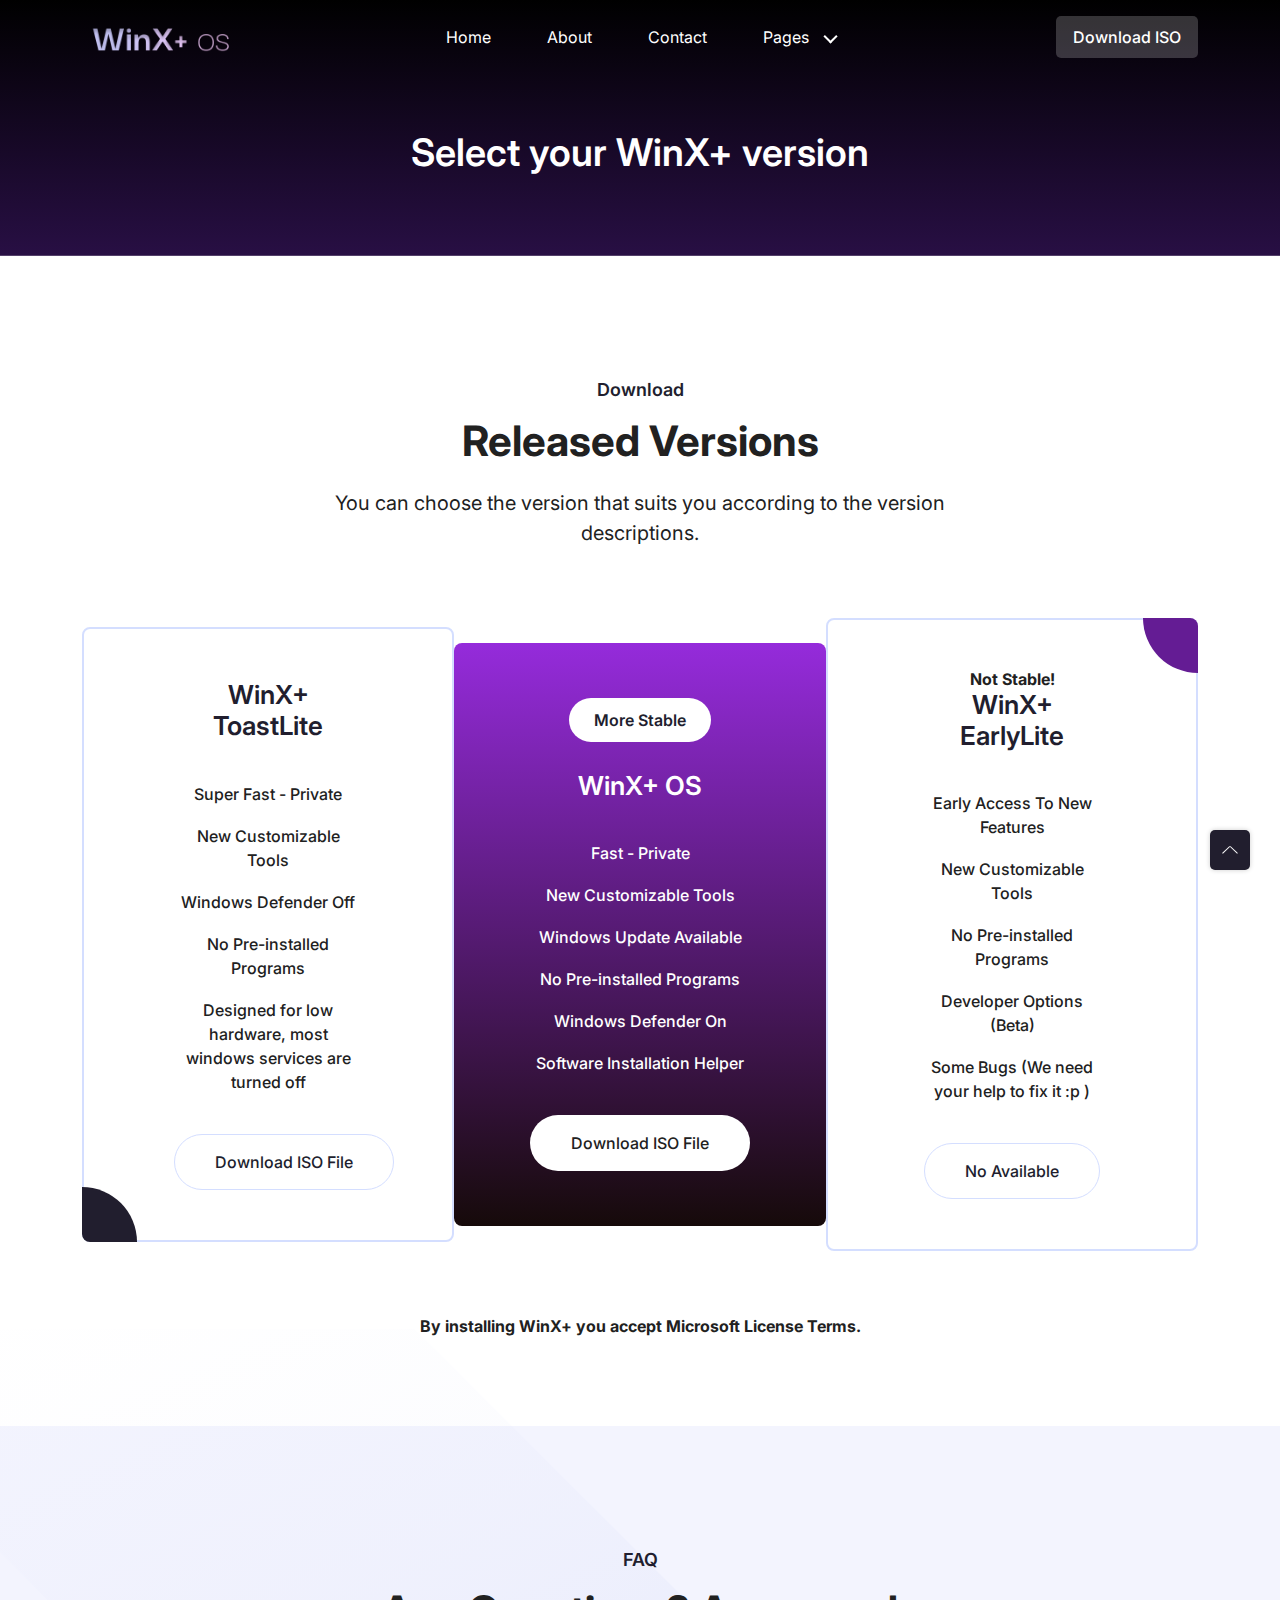
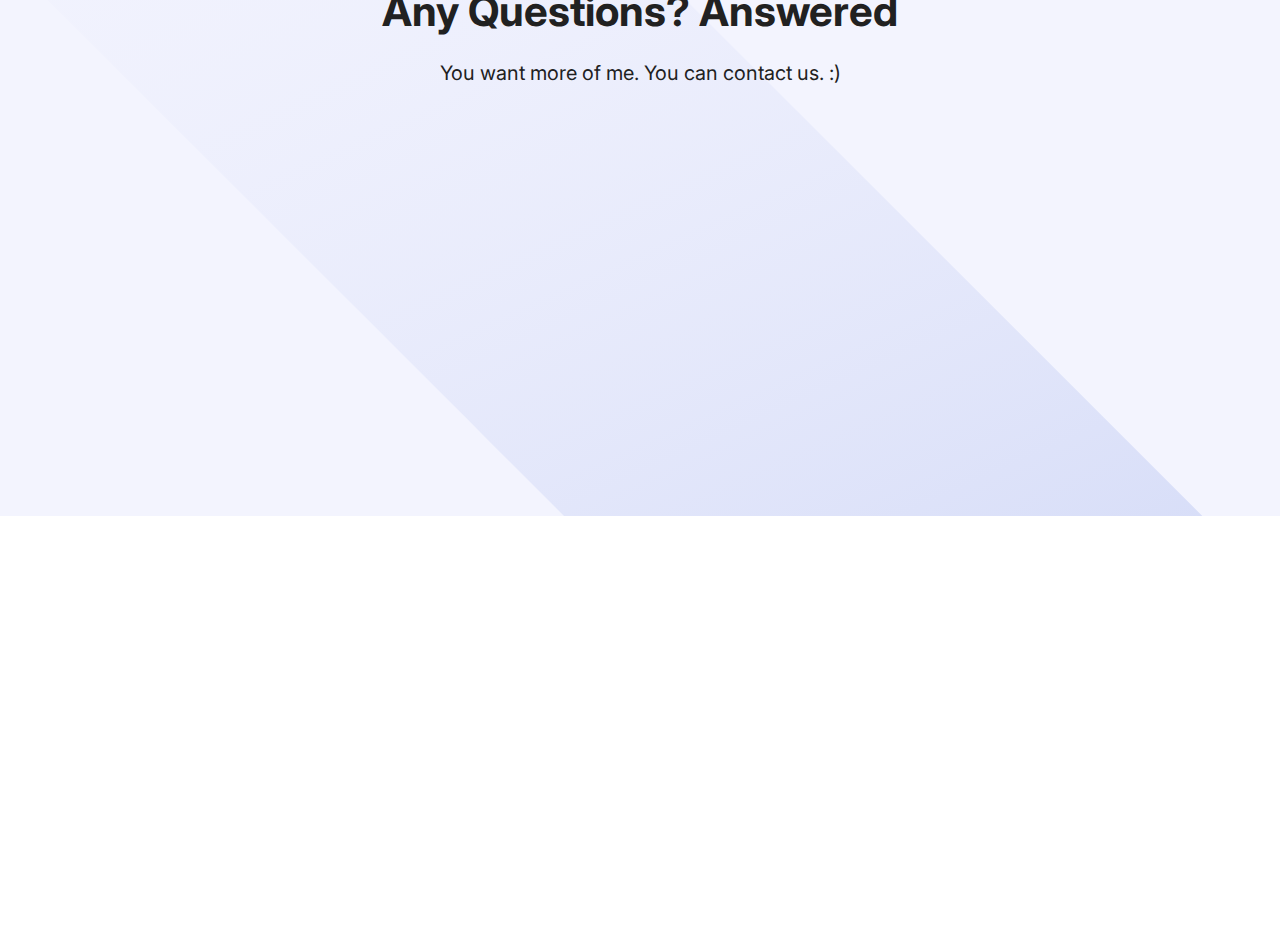
<file: download.html>
<!DOCTYPE html>
<html lang="en">
  <head>
    <meta charset="UTF-8" />
    <meta http-equiv="X-UA-Compatible" content="IE=edge" />
    <meta name="viewport" content="width=device-width, initial-scale=1.0" />
    <title>WinX+ OS | Download</title>

    <!--====== Favicon Icon ======-->
    <link
      rel="shortcut icon"
      href="assets/images/logo/logo-square.png"
      type="image/svg"
    />

    <!-- ===== All CSS files ===== -->
    <link rel="stylesheet" href="assets/css/bootstrap.min.css" />
    <link rel="stylesheet" href="assets/css/animate.css" />
    <link rel="stylesheet" href="assets/css/lineicons.css" />
    <link rel="stylesheet" href="assets/css/ud-styles.css" />
  </head>
  <body>
    <!-- ====== Header Start ====== -->
    <header class="ud-header">
      <div class="container">
        <div class="row">
          <div class="col-lg-12">
            <nav class="navbar navbar-expand-lg">
              <a class="navbar-brand" href="index.html">
                <img src="assets/images/logo/logo-4x.png" alt="Logo" />
              </a>
              <button class="navbar-toggler">
                <span class="toggler-icon"> </span>
                <span class="toggler-icon"> </span>
                <span class="toggler-icon"> </span>
              </button>

              <div class="navbar-collapse">
                <ul id="nav" class="navbar-nav mx-auto">
                  <li class="nav-item">
                    <a class="ud-menu-scroll" href="#home">Home</a>
                  </li>

                  <li class="nav-item">
                    <a class="ud-menu-scroll" href="#about">About</a>
                  </li>
                  
                  <li class="nav-item">
                    <a class="ud-menu-scroll" href="#contact">Contact</a>
                  </li>
                  
                  <li class="nav-item nav-item-has-children">
                    <a href="javascript:void(0)"> Pages </a>
                    <ul class="ud-submenu">
                      <li class="ud-submenu-item">
                        <a href="#" class="ud-submenu-link">
                          Home
                        </a>
                      </li>  
                      <li class="ud-submenu-item">
                        <a href="#" class="ud-submenu-link">
                          Update Notes
                        </a>
                      </li>
                      <li class="ud-submenu-item">
                        <a href="#contact" class="ud-submenu-link">Bugs Report</a>
                      </li>
                    </ul>
                  </li>    
                  <li class="nav-item"> 
                    <a class="ud-menu-scroll" >&nbsp;</a> 
                  </li>                    
                </ul>
              </div> 
              <div class="navbar-btn d-none d-sm-inline-block">
                <a class="ud-main-btn ud-white-btn" href="download.html">
                  Download ISO
                </a>
              </div>
        </div>
      </div>
    </header>
    <!-- ====== Header End ====== -->

    <!-- ====== Banner Start ====== -->
    <section class="ud-page-banner">
      <div class="container">
        <div class="row">
          <div class="col-lg-12">
            <div class="ud-banner-content">
              <h1>Select your WinX+ version</h1>
            </div>
          </div>
        </div>
      </div>
    </section>
    <!-- ====== Banner End ====== -->

    <!-- ====== Pricing Start ====== -->
    <section id="pricing" class="ud-pricing">
      <div class="container">
        <div class="row">
          <div class="col-lg-12">
            <div class="ud-section-title mx-auto text-center">
              <span>Download</span>
              <h2>Released Versions</h2>
              <p>
                You can choose the version that suits you according to the version descriptions.
              </p>
            </div>
          </div>
        </div>

        <div class="row g-0 align-items-center justify-content-center">
          <div class="col-lg-4 col-md-6 col-sm-10">
            <div
              class="ud-single-pricing first-item wow fadeInUp"
              data-wow-delay=".15s"
            >
              <div class="ud-pricing-header">
                <h4>WinX+ ToastLite</h4>
              </div>
              <div class="ud-pricing-body">
                <ul>
                  <li>Super Fast - Private</li>
                  <li>New Customizable Tools</li>
                  <li>Windows Defender Off</li>
                  <li>No Pre-installed Programs</li>
                  <li>Designed for low hardware, most windows services are turned off</li>
                </ul>
              </div>
              <div class="ud-pricing-footer">
                <a href="javascript:void(0)" class="ud-main-btn ud-border-btn">
                  Download ISO File
                </a>
              </div>
            </div>
          </div>
          <div class="col-lg-4 col-md-6 col-sm-10">
            <div
              class="ud-single-pricing active wow fadeInUp"
              data-wow-delay=".1s"
            >
              <span class="ud-popular-tag">More Stable</span>
              <div class="ud-pricing-header">
                <h3></h3>
                <h4>WinX+ OS</h4>
              </div>
              <div class="ud-pricing-body">
                <ul>
                  <li>Fast - Private</li>
                  <li>New Customizable Tools</li>
                  <li>Windows Update Available</li>
                  <li>No Pre-installed Programs</li>
                  <li>Windows Defender On</li>
                  <li>Software Installation Helper</li>
                </ul>
              </div>
              <div class="ud-pricing-footer">
                <a href="javascript:void(0)" class="ud-main-btn ud-white-btn">
                  Download ISO File
                </a>
              </div>
            </div>
          </div>
          <div class="col-lg-4 col-md-6 col-sm-10">
            <div
              class="ud-single-pricing last-item wow fadeInUp"
              data-wow-delay=".15s"
            >
              <div class="ud-pricing-header">
                <h6>Not Stable! </h6>
                <h4>WinX+ EarlyLite</h4>
              </div>
              <div class="ud-pricing-body">
                <ul>
                  <li>Early Access To New Features</li>
                  <li>New Customizable Tools</li>
                  <li>No Pre-installed Programs</li>
                  <li>Developer Options (Beta)</li>
                  <li>Some Bugs (We need your help to fix it :p )</li>
                </ul>
              </div>
              <div class="ud-pricing-footer">
                <a href="javascript:void(0)" class="ud-main-btn ud-border-btn">
                  No Available
                </a>
              </div>
            </div>
          </div>
        </div>
        <p>&nbsp;</p>
        <div style="text-align: center">
          <h6>By installing WinX+ you accept Microsoft License Terms.</h6>
         <div>
      </div>
    </section>
    <!-- ====== Pricing End ====== -->

    <!-- ====== FAQ Start ====== -->
    <section id="faq" class="ud-faq">
      <div class="shape">
        <img src="assets/images/faq/shape.svg" alt="shape" />
      </div>
      <div class="container">
        <div class="row">
          <div class="col-lg-12">
            <div class="ud-section-title text-center mx-auto">
              <span>FAQ</span>
              <h2>Any Questions? Answered</h2>
              <p>
                You want more of me. You can contact us. :)
              </p>
            </div>
          </div>
        </div>

        <div class="row">
          <div class="col-lg-6">
            <div class="ud-single-faq wow fadeInUp" data-wow-delay=".1s">
              <div class="accordion">
                <button
                  class="ud-faq-btn collapsed"
                  data-bs-toggle="collapse"
                  data-bs-target="#collapseOne"
                >
                  <span class="icon flex-shrink-0">
                    <i class="lni lni-chevron-down"></i>
                  </span>
                  <span>How to download WinX+ OS?</span>
                </button>
                <div id="collapseOne" class="accordion-collapse collapse">
                  <div class="ud-faq-body">
                    You can prepare a USB with Rufus or a similar program and perform the installation.
                  </div>
                </div>
              </div>
            </div>
            <div class="ud-single-faq wow fadeInUp" data-wow-delay=".15s">
              <div class="accordion">
                <button
                  class="ud-faq-btn collapsed"
                  data-bs-toggle="collapse"
                  data-bs-target="#collapseTwo"
                >
                  <span class="icon flex-shrink-0">
                    <i class="lni lni-chevron-down"></i>
                  </span>
                  <span>WinX+ OS is safe?</span>
                </button>
                <div id="collapseTwo" class="accordion-collapse collapse">
                  <div class="ud-faq-body">
                    All of the changes we make are open source. Your privacy is always at the forefront.
                  </div>
                </div>
              </div>
            </div>
          </div>
          <div class="col-lg-6">
            <div class="ud-single-faq wow fadeInUp" data-wow-delay=".1s">
              <div class="accordion">
                <button
                  class="ud-faq-btn collapsed"
                  data-bs-toggle="collapse"
                  data-bs-target="#collapseFour"
                >
                  <span class="icon flex-shrink-0">
                    <i class="lni lni-chevron-down"></i>
                  </span>
                  <span>How did you improve game performance?</span>
                </button>
                <div id="collapseFour" class="accordion-collapse collapse">
                  <div class="ud-faq-body">
                    We offer you a better gaming performance by turning off unnecessary services and software for games running in Windows.
                  </div>
                </div>
              </div>
            </div>
          </div>
        </div>
      </div>
    </section>
    <!-- ====== FAQ End ====== -->

    <!-- ====== Footer Start ====== -->
    <footer class="ud-footer wow fadeInUp" data-wow-delay=".15s">
      <div class="shape shape-1">
        <img src="assets/images/footer/shape-1.svg" alt="shape" />
      </div>
      <div class="shape shape-2">
        <img src="assets/images/footer/shape-2.svg" alt="shape" />
      </div>
      <div class="shape shape-3">
        <img src="assets/images/footer/shape-3.svg" alt="shape" />
      </div>
      <div class="ud-footer-widgets">
        <div class="container">
          <div class="row">
            <div class="col-xl-3 col-lg-4 col-md-6">
              <div class="ud-widget">
                <a href="index.html" class="ud-footer-logo">
                  <img src="assets/images/logo/logo-4x.png" alt="logo" />
                </a>
                <p class="ud-widget-desc">
                  Modded Windows optimized for performance enhancing and games, especially on low-equipped systems.
                </p>
              </div>
            </div>

            <div class="col-xl-2 col-lg-2 col-md-6 col-sm-6">
              <div class="ud-widget">
                <h5 class="ud-widget-title">About Us</h5>
                <ul class="ud-widget-links">
                  <li>
                    <a href="#">Home</a>
                  </li>
                  <li>
                    <a href="#about">About</a>
                  </li>
                  <li>
                    <a href="#contact">Contact</a>
                  </li>
                </ul>
              </div>
            </div>
            <div class="col-xl-2 col-lg-3 col-md-6 col-sm-6">
              <div class="ud-widget">
                <h5 class="ud-widget-title">Features</h5>
                <ul class="ud-widget-links">
                  <li>
                    <a href="javascript:void(0)">Privacy policy</a>
                  </li>
                  <li>
                    <a href="javascript:void(0)">Terms of service</a>
                  </li>
                  <li>
                    <a href="javascript:void(0)">Refund policy</a>
                  </li>
                </ul>
              </div>
            </div>
            <div class="col-xl-2 col-lg-3 col-md-6 col-sm-6">
              <div class="ud-widget">
                
              </div>
            </div>
            
      <div class="ud-footer-bottom">
        <div class="container">
          <div class="row">
            <div class="col-md-8">
              <ul class="ud-footer-bottom-left">
                <li>
                  <a href="javascript:void(0)">Privacy policy</a>
                </li>
                <li>
                  <a href="javascript:void(0)">Support policy</a>
                </li>
                <li>
                  <a href="javascript:void(0)">Terms of service</a>
                </li>
              </ul>
            </div>
            <div class="col-md-4">
              <p class="ud-footer-bottom-right">
                Designed and Developed by WinX+ OS
              </p>
            </div>
          </div>
        </div>
      </div>
    </footer>
    <!-- ====== Footer End ====== -->

    <!-- ====== Back To Top Start ====== -->
    <a href="javascript:void(0)" class="back-to-top">
      <i class="lni lni-chevron-up"> </i>
    </a>
    <!-- ====== Back To Top End ====== -->

    <!-- ====== All Javascript Files ====== -->
    <script src="assets/js/bootstrap.bundle.min.js"></script>
    <script src="assets/js/wow.min.js"></script>
    <script src="assets/js/main.js"></script>
  </body>
</html>
</file>
<file: assets/css/ud-styles.css>
/* =======

	Template Name: Play Bootstrap
	Author: UIdeck
	Author URI: https://uideck.com/
	Support: https://github.com/uideck/
	Version: 1.0

======== */
/*===========================
  COMMON css 
===========================*/
@import url("https://fonts.googleapis.com/css2?family=Inter:wght@200;300;400;500;600;700;800;900&display=swap");
:root {
  --font: "Inter", sans-serif;
  --body-color: #212121;
  --heading-color: #212121;
  --primary-color: #211e2e;
  --white: #ffffff;
}

body {
  font-family: var(--font);
  font-weight: normal;
  font-style: normal;
  color: var(--body-color);
  overflow-x: hidden;
}

* {
  margin: 0;
  padding: 0;
  -webkit-box-sizing: border-box;
  box-sizing: border-box;
}

img {
  max-width: 100%;
}

a,
button,
input,
textarea {
  -webkit-transition: all 0.3s ease-out 0s;
  transition: all 0.3s ease-out 0s;
}

a,
a:focus,
input:focus,
textarea:focus,
button:focus,
.navbar-toggler:focus {
  text-decoration: none;
  outline: none;
  -webkit-box-shadow: none;
          box-shadow: none;
}

a:focus,
a:hover {
  text-decoration: none;
}

i,
span,
a {
  display: inline-block;
}

audio,
canvas,
iframe,
img,
svg,
video {
  vertical-align: middle;
}

h1,
h2,
h3,
h4,
h5,
h6 {
  font-weight: 700;
  color: var(--heading-color);
  margin: 0px;
}

h1 {
  font-size: 48px;
}

h2 {
  font-size: 36px;
}

h3 {
  font-size: 28px;
}

h4 {
  font-size: 22px;
}

h5 {
  font-size: 18px;
}

h6 {
  font-size: 16px;
}

ul,
ol {
  margin: 0px;
  padding: 0px;
  list-style-type: none;
}

p {
  font-size: 16px;
  font-weight: 400;
  line-height: 26px;
  color: var(--body-color);
  margin: 0px;
}

.bg_cover {
  background-position: center center;
  background-size: cover;
  background-repeat: no-repeat;
  width: 100%;
  height: 100%;
}

/*===== All Button Style =====*/
.ud-main-btn {
  display: inline-block;
  text-align: center;
  white-space: nowrap;
  vertical-align: middle;
  font-weight: 500;
  font-size: 16px;
  border-radius: 5px;
  padding: 15px 25px;
  border: 1px solid transparent;
  color: var(--white);
  cursor: pointer;
  z-index: 5;
  -webkit-transition: all 0.4s ease-out 0s;
  transition: all 0.4s ease-out 0s;
  background: var(--primary-color);
}

.ud-main-btn:hover {
  color: var(--white);
  background: var(--heading-color);
}

@media (max-width: 767px) {
  .container {
    padding-left: 40px;
    padding-right: 40px;
  }
}

@media only screen and (min-width: 576px) and (max-width: 767px) {
  .container {
    padding-left: 20px;
    padding-right: 20px;
  }
}

.back-to-top {
  width: 40px;
  height: 40px;
  line-height: 40px;
  background: var(--primary-color);
  -webkit-box-shadow: 0px 0px 5px rgba(0, 0, 0, 0.2);
          box-shadow: 0px 0px 5px rgba(0, 0, 0, 0.2);
  text-align: center;
  -webkit-box-pack: center;
      -ms-flex-pack: center;
          justify-content: center;
  -webkit-box-align: center;
      -ms-flex-align: center;
          align-items: center;
  border-radius: 5px;
  position: fixed;
  right: 30px;
  bottom: 30px;
  z-index: 99;
  color: var(--white);
}

.back-to-top:hover {
  color: var(--white);
  background: var(--heading-color);
}

/* ===== Header CSS ===== */
.ud-header {
  position: absolute;
  top: 0;
  left: 0;
  width: 100%;
  z-index: 99;
  -webkit-transition: all 0.3s ease-out 0s;
  transition: all 0.3s ease-out 0s;
}

.sticky {
  position: fixed;
  z-index: 99;
  background-color: rgba(255, 255, 255, 0.8);
  -webkit-backdrop-filter: blur(5px);
          backdrop-filter: blur(5px);
  -webkit-box-shadow: inset 0 -1px 0 0 rgba(0, 0, 0, 0.1);
  box-shadow: inset 0 -1px 0 0 rgba(0, 0, 0, 0.1);
  -webkit-transition: all 0.3s ease-out 0s;
  transition: all 0.3s ease-out 0s;
}

.sticky .navbar {
  padding: 0;
}

.navbar {
  padding: 0px 0;
  border-radius: 5px;
  position: relative;
  -webkit-transition: all 0.3s ease-out 0s;
  transition: all 0.3s ease-out 0s;
}

.navbar-brand {
  padding: 0;
}

@media only screen and (min-width: 768px) and (max-width: 991px), (max-width: 767px) {
  .navbar-brand {
    padding: 5px 0px;
  }
}

.navbar-brand img {
  max-width: 160px;
}

.navbar-toggler {
  padding: 0;
}

.navbar-toggler .toggler-icon {
  width: 30px;
  height: 2px;
  background-color: var(--white);
  display: block;
  margin: 5px 0;
  position: relative;
  -webkit-transition: all 0.3s ease-out 0s;
  transition: all 0.3s ease-out 0s;
}

.navbar-toggler.active .toggler-icon:nth-of-type(1) {
  -webkit-transform: rotate(45deg);
  transform: rotate(45deg);
  top: 7px;
}

.navbar-toggler.active .toggler-icon:nth-of-type(2) {
  opacity: 0;
}

.navbar-toggler.active .toggler-icon:nth-of-type(3) {
  -webkit-transform: rotate(135deg);
  transform: rotate(135deg);
  top: -7px;
}

@media only screen and (min-width: 768px) and (max-width: 991px), (max-width: 767px) {
  .navbar-collapse {
    position: absolute;
    top: 100%;
    right: 0;
    max-width: 300px;
    width: 100%;
    background-color: var(--white);
    z-index: 9;
    -webkit-box-shadow: 0px 15px 20px 0px rgba(0, 0, 0, 0.1);
    box-shadow: 0px 15px 20px 0px rgba(0, 0, 0, 0.1);
    padding: 0px;
    display: none;
    border-radius: 5px;
  }
  .navbar-collapse.show {
    display: block;
  }
}

@media only screen and (min-width: 768px) and (max-width: 991px), (max-width: 767px) {
  .navbar-nav {
    padding: 20px 30px;
  }
}

.navbar-nav .nav-item {
  position: relative;
  padding: 0px 20px;
}

@media only screen and (min-width: 992px) and (max-width: 1199px) {
  .navbar-nav .nav-item {
    padding: 0px 12px;
  }
}

@media only screen and (min-width: 768px) and (max-width: 991px), (max-width: 767px) {
  .navbar-nav .nav-item {
    padding: 0px;
  }
}

.navbar-nav .nav-item > a {
  font-size: 16px;
  font-weight: 400;
  color: var(--white);
  -webkit-transition: all 0.3s ease-out 0s;
  transition: all 0.3s ease-out 0s;
  padding: 25px 8px;
  position: relative;
}

@media only screen and (min-width: 768px) and (max-width: 991px), (max-width: 767px) {
  .navbar-nav .nav-item > a {
    display: block;
    padding: 8px 0;
    color: var(--heading-color);
  }
}

.navbar-nav .nav-item > a:hover, .navbar-nav .nav-item > a.active {
  color: var(--white);
  opacity: 0.5;
}

@media only screen and (min-width: 768px) and (max-width: 991px), (max-width: 767px) {
  .navbar-nav .nav-item > a:hover, .navbar-nav .nav-item > a.active {
    color: var(--primary-color);
    opacity: 1;
  }
}

.navbar-nav .nav-item .ud-submenu {
  position: absolute;
  width: 250px;
  background: var(--white);
  top: 110%;
  padding: 20px 30px;
  -webkit-box-shadow: 0 15px 44px rgba(140, 140, 140, 0.18);
          box-shadow: 0 15px 44px rgba(140, 140, 140, 0.18);
  border-radius: 5px;
  opacity: 0;
  visibility: hidden;
  -webkit-transition: all 0.3s ease-out 0s;
  transition: all 0.3s ease-out 0s;
}

@media only screen and (min-width: 768px) and (max-width: 991px), (max-width: 767px) {
  .navbar-nav .nav-item .ud-submenu {
    position: static;
    -webkit-box-shadow: none;
            box-shadow: none;
    width: 100%;
    padding: 0px;
    opacity: 1;
    visibility: visible;
    display: none;
  }
}

.navbar-nav .nav-item .ud-submenu.show {
  display: block;
}

.navbar-nav .nav-item .ud-submenu .ud-submenu-link {
  padding: 7px 0;
  color: var(--heading-color);
  font-size: 14px;
}

.navbar-nav .nav-item .ud-submenu .ud-submenu-link:hover {
  color: var(--primary-color);
}

.navbar-nav .nav-item:hover > a {
  color: var(--white);
  opacity: 0.5;
}

@media only screen and (min-width: 768px) and (max-width: 991px), (max-width: 767px) {
  .navbar-nav .nav-item:hover > a {
    color: var(--primary-color);
    opacity: 1;
  }
}

.navbar-nav .nav-item:hover > .ud-submenu {
  opacity: 1;
  visibility: visible;
  top: 100%;
}

.navbar-nav .nav-item.nav-item-has-children > a {
  position: relative;
}

.navbar-nav .nav-item.nav-item-has-children > a::after {
  content: "";
  -webkit-box-sizing: border-box;
          box-sizing: border-box;
  position: absolute;
  width: 10px;
  height: 10px;
  border-bottom: 2px solid;
  border-right: 2px solid;
  -webkit-transform: rotate(45deg) translateY(-50%);
          transform: rotate(45deg) translateY(-50%);
  right: -15px;
  top: 50%;
  margin-top: -2px;
}

@media only screen and (min-width: 768px) and (max-width: 991px), (max-width: 767px) {
  .navbar-nav .nav-item.nav-item-has-children > a::after {
    right: 5px;
  }
}

@media only screen and (min-width: 768px) and (max-width: 991px), (max-width: 767px) {
  .navbar-btn {
    position: absolute;
    top: 50%;
    right: 50px;
    -webkit-transform: translateY(-50%);
    transform: translateY(-50%);
  }
}

.navbar-btn .ud-main-btn {
  padding: 8px 16px;
  background: transparent;
}

.navbar-btn .ud-login-btn:hover {
  opacity: 0.5;
}

.navbar-btn .ud-white-btn {
  background: rgba(255, 255, 255, 0.2);
}

.navbar-btn .ud-white-btn:hover {
  background: white;
  color: var(--heading-color);
}

.sticky .navbar-toggler .toggler-icon {
  background-color: var(--heading-color);
}

.sticky .navbar-nav .nav-item:hover > a {
  color: var(--primary-color);
  opacity: 1;
}

.sticky .navbar-nav .nav-item a {
  color: var(--heading-color);
}

.sticky .navbar-nav .nav-item a.active, .sticky .navbar-nav .nav-item a:hover {
  color: var(--primary-color);
  opacity: 1;
}

.sticky .navbar-btn .ud-main-btn.ud-login-btn {
  color: var(--heading-color);
}

.sticky .navbar-btn .ud-main-btn.ud-login-btn:hover {
  color: var(--primary-color);
  opacity: 1;
}

.sticky .navbar-btn .ud-white-btn {
  background: var(--primary-color);
  color: var(--white);
}

.sticky .navbar-btn .ud-white-btn:hover {
  background: var(--heading-color);
}

/* ===== Hero CSS ===== */
.ud-hero {
  background: -webkit-gradient(linear, left top, left bottom, from(#3056d3), to(#179bee));
  background: linear-gradient(180deg, #000000 0%, #280f44 100%);
  padding-top: 180px;
}

@media only screen and (min-width: 768px) and (max-width: 991px) {
  .ud-hero {
    padding-top: 160px;
  }
}

@media (max-width: 767px) {
  .ud-hero {
    padding-top: 130px;
  }
}

.ud-hero-content {
  max-width: 780px;
  margin: auto;
  margin-bottom: 30px;
}

.ud-hero-content .ud-hero-title {
  color: var(--white);
  font-weight: 700;
  font-size: 45px;
  line-height: 60px;
  text-align: center;
  margin-bottom: 30px;
}

@media only screen and (min-width: 768px) and (max-width: 991px) {
  .ud-hero-content .ud-hero-title {
    font-size: 38px;
    line-height: 50px;
  }
}

@media (max-width: 767px) {
  .ud-hero-content .ud-hero-title {
    font-size: 26px;
    line-height: 38px;
  }
}

.ud-hero-content .ud-hero-desc {
  font-weight: normal;
  font-size: 20px;
  line-height: 35px;
  text-align: center;
  color: var(--white);
  opacity: 0.8;
  max-width: 600px;
  margin: auto;
  margin-bottom: 30px;
}

@media (max-width: 767px) {
  .ud-hero-content .ud-hero-desc {
    font-size: 16px;
    line-height: 30px;
  }
}

.ud-hero-buttons {
  display: -webkit-box;
  display: -ms-flexbox;
  display: flex;
  -webkit-box-align: center;
      -ms-flex-align: center;
          align-items: center;
  -webkit-box-pack: center;
      -ms-flex-pack: center;
          justify-content: center;
}

.ud-hero-buttons .ud-main-btn {
  margin: 8px;
}

@media (max-width: 767px) {
  .ud-hero-buttons .ud-main-btn {
    margin: 5px;
  }
}

@media (max-width: 767px) {
  .ud-hero-buttons .ud-main-btn {
    padding: 12px 16px;
  }
}

.ud-hero-buttons .ud-white-btn {
  background: var(--white);
  color: var(--heading-color);
}

.ud-hero-buttons .ud-white-btn:hover {
  -webkit-box-shadow: 0px 0px 25px rgba(0, 0, 0, 0.2);
          box-shadow: 0px 0px 25px rgba(0, 0, 0, 0.2);
  background: #fefefe;
  color: var(--primary-color);
}

.ud-hero-buttons .ud-link-btn:hover {
  color: var(--white);
  background: transparent;
  opacity: 0.5;
}

.ud-hero-brands-wrapper {
  text-align: center;
  margin-bottom: 40px;
}

.ud-hero-brands-wrapper img {
  -webkit-transition: all 0.3s;
  transition: all 0.3s;
  opacity: 0.5;
  max-width: 250px;
}

.ud-hero-brands-wrapper img:hover {
  opacity: 1;
}

.ud-hero-image {
  max-width: 845px;
  margin: auto;
  text-align: center;
  position: relative;
  z-index: 1;
}

.ud-hero-image img {
  max-width: 100%;
  text-align: center;
}

.ud-hero-image .shape {
  position: absolute;
  z-index: -1;
}

.ud-hero-image .shape.shape-1 {
  bottom: 0;
  left: -30px;
}

.ud-hero-image .shape.shape-2 {
  top: -20px;
  right: -20px;
}

/* ===== Features CSS ===== */
.ud-features {
  padding-top: 120px;
  padding-bottom: 90px;
}

@media (max-width: 767px) {
  .ud-features {
    padding-top: 80px;
    padding-bottom: 40px;
  }
}

.ud-section-title {
  max-width: 620px;
  margin-bottom: 70px;
}

.ud-section-title span {
  font-weight: 600;
  font-size: 18px;
  color: var(--primary-color);
  margin-bottom: 10px;
}

.ud-section-title h2 {
  font-weight: 700;
  font-size: 42px;
  line-height: 55px;
  text-transform: capitalize;
  color: var(--heading-color);
  margin-bottom: 20px;
}

.ud-section-title p {
  font-size: 20px;
  line-height: 30px;
}

@media (max-width: 767px) {
  .ud-section-title p {
    font-size: 16px;
    line-height: 26px;
  }
}

.ud-single-feature {
  margin-bottom: 40px;
}

.ud-single-feature:hover .ud-feature-icon::before {
  -webkit-transform: rotate(45deg);
  transform: rotate(45deg);
}

.ud-single-feature .ud-feature-icon {
  width: 70px;
  height: 70px;
  display: -webkit-box;
  display: -ms-flexbox;
  display: flex;
  -webkit-box-align: center;
      -ms-flex-align: center;
          align-items: center;
  -webkit-box-pack: center;
      -ms-flex-pack: center;
          justify-content: center;
  border-radius: 14px;
  background: var(--primary-color);
  font-size: 32px;
  color: var(--white);
  position: relative;
  z-index: 1;
  text-align: center;
  margin-bottom: 40px;
}

.ud-single-feature .ud-feature-icon::before {
  content: "";
  position: absolute;
  width: 100%;
  height: 100%;
  top: 0;
  left: 0;
  border-radius: 14px;
  background: var(--primary-color);
  opacity: 0.2;
  z-index: -1;
  -webkit-transform: rotate(23deg);
  transform: rotate(23deg);
  -webkit-transition: all 0.3s ease-out 0s;
  transition: all 0.3s ease-out 0s;
}

.ud-single-feature .ud-feature-title {
  font-weight: 700;
  font-size: 20px;
  line-height: 28px;
  margin-bottom: 12px;
}

@media only screen and (min-width: 992px) and (max-width: 1199px) {
  .ud-single-feature .ud-feature-title {
    font-size: 18px;
    line-height: 26px;
  }
}

.ud-single-feature .ud-feature-desc {
  font-size: 16px;
  line-height: 24px;
  margin-bottom: 40px;
}

.ud-single-feature .ud-feature-link {
  font-weight: 500;
  color: var(--body-color);
}

.ud-single-feature .ud-feature-link:hover {
  color: var(--primary-color);
}

/* ===== About CSS ===== */
.ud-about {
  background: #f3f4fe;
  padding: 120px 0;
}

@media (max-width: 767px) {
  .ud-about {
    padding: 80px 0;
  }
}

.ud-about-wrapper {
  background: var(--white);
  border: 1px solid rgba(0, 0, 0, 0.08);
  display: -webkit-box;
  display: -ms-flexbox;
  display: flex;
  -webkit-box-pack: justify;
      -ms-flex-pack: justify;
          justify-content: space-between;
}

@media only screen and (min-width: 768px) and (max-width: 991px), (max-width: 767px) {
  .ud-about-wrapper {
    display: block;
  }
}

.ud-about-content-wrapper {
  padding: 70px;
}

@media (max-width: 767px) {
  .ud-about-content-wrapper {
    padding: 50px 30px;
  }
}

@media only screen and (min-width: 576px) and (max-width: 767px) {
  .ud-about-content-wrapper {
    padding: 50px;
  }
}

.ud-about-content {
  max-width: 500px;
}

.ud-about-content .tag {
  font-weight: 500;
  font-size: 14px;
  color: var(--white);
  background: var(--primary-color);
  padding: 5px 20px;
  display: inline-block;
  margin-bottom: 20px;
}

.ud-about-content h2 {
  font-weight: bold;
  font-size: 36px;
  line-height: 45px;
  margin-bottom: 30px;
}

@media (max-width: 767px) {
  .ud-about-content h2 {
    font-size: 26px;
    line-height: 38px;
  }
}

.ud-about-content p {
  font-size: 16px;
  line-height: 28px;
  margin-bottom: 40px;
}

.ud-about-content .ud-main-btn:hover {
  background: #474E68;
  -webkit-box-shadow: 0px 0px 10px rgba(0, 0, 0, 0.3);
          box-shadow: 0px 0px 10px rgba(0, 0, 0, 0.3);
}

@media only screen and (min-width: 768px) and (max-width: 991px), (max-width: 767px) {
  .ud-about-image {
    text-align: center;
    max-width: 150px;
  }
}

/* ===== Pricing CSS ===== */
.ud-pricing {
  padding-top: 120px;
  padding-bottom: 90px;
}

@media (max-width: 767px) {
  .ud-pricing {
    padding-top: 80px;
    padding-bottom: 40px;
  }
}

.ud-single-pricing {
  margin-bottom: 40px;
  background: var(--white);
  border: 2px solid #d4deff;
  border-radius: 8px;
  text-align: center;
  padding: 50px 90px;
  position: relative;
}

.ud-single-pricing.active {
  background: -webkit-gradient(linear, left top, left bottom, from(#3056d3), to(#179bee));
  background: linear-gradient(180deg, #952bdb 0%, #160a0a 100%);
  border: none;
  padding: 55px 30px;
}

.ud-single-pricing.active .ud-pricing-header h3,
.ud-single-pricing.active .ud-pricing-header h4 {
  color: var(--white);
}

.ud-single-pricing.active .ud-pricing-body li {
  color: var(--white);
}

.ud-single-pricing.first-item::after, .ud-single-pricing.last-item::after {
  content: "";
  position: absolute;
  width: 55px;
  height: 55px;
  z-index: 1;
}

.ud-single-pricing.first-item::after {
  background: var(--primary-color);
  left: -2px;
  bottom: -2px;
  border-radius: 0px 55px 0px 8px;
}

.ud-single-pricing.last-item::after {
  background: #641c94;
  top: -2px;
  right: -2px;
  border-radius: 0px 8px 0px 55px;
}

.ud-single-pricing .ud-popular-tag {
  display: inline-block;
  padding: 10px 25px;
  background: var(--white);
  border-radius: 30px;
  color: var(--primary-color);
  margin-bottom: 20px;
  font-weight: 600;
}

.ud-single-pricing .ud-pricing-header h3 {
  font-weight: 500;
  font-size: 15px;
  margin-bottom: 8px;
}

.ud-single-pricing .ud-pricing-header h4 {
  font-weight: 600;
  font-size: 26px;
  color: var(--primary-color);
  margin-bottom: 40px;
}

.ud-single-pricing .ud-pricing-body {
  margin-bottom: 40px;
}

.ud-single-pricing .ud-pricing-body li {
  font-weight: 500;
  font-size: 16px;
  margin-bottom: 18px;
}

.ud-single-pricing .ud-main-btn {
  border-radius: 30px;
  padding: 15px 40px;
}

.ud-single-pricing .ud-border-btn {
  border: 1px solid #d4deff;
  color: var(--primary-color);
  background: var(--white);
}

.ud-single-pricing .ud-border-btn:hover {
  color: var(--white);
  border-color: var(--primary-color);
  background: var(--primary-color);
}

.ud-single-pricing .ud-white-btn {
  background: var(--white);
  color: var(--heading-color);
}

.ud-single-pricing .ud-white-btn:hover {
  color: var(--white);
  background: var(--heading-color);
}

/* ===== FAQ CSS ===== */
.ud-faq {
  padding-top: 120px;
  padding-bottom: 90px;
  background: #f3f4fe;
  position: relative;
  z-index: 1;
}

@media (max-width: 767px) {
  .ud-faq {
    padding-top: 80px;
    padding-bottom: 50px;
  }
}

.ud-faq .shape {
  position: absolute;
  z-index: -1;
  left: 0;
  bottom: 0;
}

.ud-single-faq {
  background: var(--white);
  border: 1px solid #f3f4fe;
  -webkit-box-shadow: 0px 20px 95px rgba(201, 203, 204, 0.3);
          box-shadow: 0px 20px 95px rgba(201, 203, 204, 0.3);
  border-radius: 10px;
  margin-bottom: 30px;
}

.ud-single-faq .ud-faq-btn {
  text-align: left;
  display: -webkit-box;
  display: -ms-flexbox;
  display: flex;
  width: 100%;
  -webkit-box-align: center;
      -ms-flex-align: center;
          align-items: center;
  border: none;
  background: transparent;
  font-weight: 600;
  font-size: 18px;
  color: var(--heading-color);
  opacity: 0.88;
  padding: 30px;
}

@media only screen and (min-width: 992px) and (max-width: 1199px), (max-width: 767px) {
  .ud-single-faq .ud-faq-btn {
    padding: 15px;
  }
}

.ud-single-faq .ud-faq-btn.collapsed span.icon i {
  -webkit-transform: rotate(0deg);
  transform: rotate(0deg);
}

.ud-single-faq .ud-faq-btn span.icon {
  display: -webkit-box;
  display: -ms-flexbox;
  display: flex;
  -webkit-box-align: center;
      -ms-flex-align: center;
          align-items: center;
  -webkit-box-pack: center;
      -ms-flex-pack: center;
          justify-content: center;
  width: 42px;
  height: 42px;
  background: rgba(48, 86, 211, 0.06);
  border-radius: 10px;
  color: var(--primary-color);
  margin-right: 24px;
}

.ud-single-faq .ud-faq-btn span.icon i {
  -webkit-transform: rotate(180deg);
  transform: rotate(180deg);
  -webkit-transition: all 0.3s;
  transition: all 0.3s;
  font-size: 14px;
  font-weight: 700;
}

.ud-single-faq .ud-faq-body {
  padding: 0px 30px 40px 95px;
}

@media only screen and (min-width: 992px) and (max-width: 1199px), (max-width: 767px) {
  .ud-single-faq .ud-faq-body {
    padding: 0px 16px 20px 82px;
  }
}

/* ===== Testimonials CSS ===== */
.ud-testimonials {
  padding-top: 120px;
}

@media (max-width: 767px) {
  .ud-testimonials {
    padding-top: 80px;
  }
}

.ud-single-testimonial {
  padding: 30px;
  -webkit-box-shadow: 0px 60px 120px -20px #ebeffd;
          box-shadow: 0px 60px 120px -20px #ebeffd;
  background: var(--white);
  margin-bottom: 50px;
}

.ud-single-testimonial .ud-testimonial-ratings {
  margin-bottom: 10px;
}

.ud-single-testimonial .ud-testimonial-ratings i {
  color: #fbb040;
}

.ud-single-testimonial .ud-testimonial-content {
  margin-bottom: 25px;
}

.ud-single-testimonial .ud-testimonial-content p {
  font-size: 16px;
  line-height: 30px;
  color: #637381;
}

.ud-single-testimonial .ud-testimonial-info {
  display: -webkit-box;
  display: -ms-flexbox;
  display: flex;
  -webkit-box-align: center;
      -ms-flex-align: center;
          align-items: center;
}

.ud-single-testimonial .ud-testimonial-info .ud-testimonial-image {
  width: 50px;
  height: 50px;
  border-radius: 50%;
  overflow: hidden;
  margin-right: 20px;
}

.ud-single-testimonial .ud-testimonial-info .ud-testimonial-meta h4 {
  font-weight: 600;
  font-size: 14px;
}

.ud-single-testimonial .ud-testimonial-info .ud-testimonial-meta p {
  font-size: 12px;
  color: #969696;
}

.ud-brands .ud-title {
  margin-bottom: 30px;
}

.ud-brands .ud-title h6 {
  font-weight: normal;
  font-size: 12px;
  color: var(--body-color);
  display: inline-block;
  position: relative;
}

.ud-brands .ud-title h6::after {
  content: "";
  position: absolute;
  width: 30px;
  height: 1px;
  background: #afb2b5;
  right: -40px;
  top: 50%;
}

.ud-brands .ud-brands-logo {
  display: -webkit-box;
  display: -ms-flexbox;
  display: flex;
  -webkit-box-align: center;
      -ms-flex-align: center;
          align-items: center;
  -ms-flex-wrap: wrap;
      flex-wrap: wrap;
  margin-right: -40px;
}

.ud-brands .ud-brands-logo .ud-single-logo {
  margin-right: 40px;
  margin-bottom: 20px;
  max-width: 140px;
}

.ud-brands .ud-brands-logo .ud-single-logo:hover img {
  -webkit-filter: none;
          filter: none;
}

.ud-brands .ud-brands-logo .ud-single-logo img {
  -webkit-filter: grayscale(1);
          filter: grayscale(1);
  -webkit-transition: all 0.3s ease-out 0s;
  transition: all 0.3s ease-out 0s;
}

/* ===== Team CSS ===== */
.ud-team {
  padding-top: 120px;
  padding-bottom: 80px;
}

@media (max-width: 767px) {
  .ud-team {
    padding-top: 80px;
    padding-bottom: 40px;
  }
}

.ud-single-team {
  margin-bottom: 40px;
}

.ud-single-team .ud-team-image-wrapper {
  width: 170px;
  height: 170px;
  position: relative;
  margin: 0px auto 25px;
}

.ud-single-team .ud-team-image {
  border-radius: 50%;
}

.ud-single-team .ud-team-image img {
  width: 100%;
  border-radius: 50%;
}

.ud-single-team .shape {
  position: absolute;
  z-index: -1;
}

.ud-single-team .shape.shape-1 {
  top: 0;
  left: 0;
}

.ud-single-team .shape.shape-2 {
  bottom: 0;
  right: 0;
}

.ud-single-team .ud-team-info {
  text-align: center;
  margin-bottom: 20px;
}

.ud-single-team .ud-team-info h5 {
  font-weight: 500;
  font-size: 18px;
  text-transform: capitalize;
  margin-bottom: 10px;
}

.ud-single-team .ud-team-info h6 {
  font-weight: 500;
  font-size: 12px;
  color: var(--body-color);
}

.ud-single-team .ud-team-socials {
  display: -webkit-box;
  display: -ms-flexbox;
  display: flex;
  -webkit-box-align: center;
      -ms-flex-align: center;
          align-items: center;
  -webkit-box-pack: center;
      -ms-flex-pack: center;
          justify-content: center;
}

.ud-single-team .ud-team-socials a {
  width: 32px;
  height: 32px;
  display: -webkit-box;
  display: -ms-flexbox;
  display: flex;
  -webkit-box-align: center;
      -ms-flex-align: center;
          align-items: center;
  -webkit-box-pack: center;
      -ms-flex-pack: center;
          justify-content: center;
  margin: 0px 10px;
  color: #cdced6;
}

.ud-single-team .ud-team-socials a:hover {
  color: var(--primary-color);
}

/* ===== Contact CSS ===== */
.ud-contact {
  padding: 120px 0px;
  position: relative;
}

@media (max-width: 767px) {
  .ud-contact {
    padding: 80px 0;
  }
}

.ud-contact::after {
  content: "";
  position: absolute;
  z-index: -1;
  width: 100%;
  top: 0;
  left: 0;
  height: 50%;
  background: #f3f4fe;
}

@media only screen and (min-width: 992px) and (max-width: 1199px) {
  .ud-contact::after {
    height: 45%;
  }
}

.ud-contact-title {
  margin-bottom: 150px;
}

@media only screen and (min-width: 768px) and (max-width: 991px), (max-width: 767px) {
  .ud-contact-title {
    margin-bottom: 50px;
  }
}

.ud-contact-title span {
  color: var(--heading-color);
  font-weight: 600;
  font-size: 15px;
  margin-bottom: 20px;
}

.ud-contact-title h2 {
  font-weight: 600;
  font-size: 35px;
  line-height: 41px;
}

.ud-contact-info-wrapper {
  display: -webkit-box;
  display: -ms-flexbox;
  display: flex;
  -webkit-box-pack: justify;
      -ms-flex-pack: justify;
          justify-content: space-between;
  -ms-flex-wrap: wrap;
      flex-wrap: wrap;
}

@media only screen and (min-width: 768px) and (max-width: 991px), (max-width: 767px) {
  .ud-contact-info-wrapper {
    margin-bottom: 50px;
  }
}

.ud-contact-info-wrapper .ud-single-info {
  display: -webkit-box;
  display: -ms-flexbox;
  display: flex;
  max-width: 100%;
  width: 330px;
  margin-bottom: 30px;
}

.ud-contact-info-wrapper .ud-info-icon {
  font-size: 32px;
  color: var(--primary-color);
  margin-right: 24px;
}

.ud-contact-info-wrapper .ud-info-meta h5 {
  font-weight: 600;
  font-size: 18px;
  margin-bottom: 15px;
}

.ud-contact-info-wrapper .ud-info-meta p {
  font-size: 15px;
  line-height: 24px;
}

.ud-contact-form-wrapper {
  -webkit-box-shadow: 0px 4px 28px rgba(0, 0, 0, 0.05);
          box-shadow: 0px 4px 28px rgba(0, 0, 0, 0.05);
  border-radius: 8px;
  background: var(--white);
  padding: 60px;
}

@media (max-width: 767px) {
  .ud-contact-form-wrapper {
    padding: 40px 30px;
  }
}

@media only screen and (min-width: 1200px) and (max-width: 1399px), only screen and (min-width: 992px) and (max-width: 1199px), only screen and (min-width: 576px) and (max-width: 767px) {
  .ud-contact-form-wrapper {
    padding: 50px 40px;
  }
}

.ud-contact-form-wrapper .ud-contact-form-title {
  font-style: normal;
  font-weight: 600;
  font-size: 28px;
  margin-bottom: 30px;
}

@media (max-width: 767px) {
  .ud-contact-form-wrapper .ud-contact-form-title {
    font-size: 24px;
  }
}

.ud-contact-form-wrapper .ud-form-group {
  margin-bottom: 25px;
}

.ud-contact-form-wrapper .ud-form-group label {
  display: block;
  font-weight: normal;
  font-size: 12px;
}

.ud-contact-form-wrapper .ud-form-group input,
.ud-contact-form-wrapper .ud-form-group textarea {
  display: block;
  width: 100%;
  padding: 15px 0;
  border: none;
  outline: none;
  border-bottom: 1px solid #f1f1f1;
  resize: none;
}

.ud-contact-form-wrapper .ud-form-group input:focus,
.ud-contact-form-wrapper .ud-form-group textarea:focus {
  border-color: var(--primary-color);
}

/* ===== Footer CSS ===== */
.ud-footer {
  background: var(--heading-color);
  padding-top: 100px;
  position: relative;
  z-index: 1;
  overflow: hidden;
}

.ud-footer .shape {
  position: absolute;
  z-index: -1;
}

.ud-footer .shape.shape-1 {
  top: 0;
  left: 0;
}

.ud-footer .shape.shape-2 {
  top: 0;
  right: 0;
}

.ud-footer .shape.shape-3 {
  bottom: 0;
  right: 0;
}

.ud-widget {
  margin-bottom: 50px;
}

.ud-widget .ud-footer-logo {
  max-width: 160px;
  display: block;
  margin-bottom: 10px;
}

.ud-widget .ud-footer-logo img {
  width: 100%;
}

.ud-widget .ud-widget-desc {
  font-size: 15px;
  line-height: 24px;
  color: #f3f4fe;
  margin-bottom: 30px;
  max-width: 260px;
}

.ud-widget .ud-widget-socials {
  display: -webkit-box;
  display: -ms-flexbox;
  display: flex;
  -webkit-box-align: center;
      -ms-flex-align: center;
          align-items: center;
}

.ud-widget .ud-widget-socials a {
  font-size: 16px;
  color: #dddddd;
  margin-right: 20px;
}

.ud-widget .ud-widget-socials a:hover {
  color: var(--primary-color);
}

.ud-widget .ud-widget-title {
  font-weight: 600;
  font-size: 18px;
  margin-bottom: 35px;
  color: var(--white);
}

.ud-widget .ud-widget-links a {
  display: inline-block;
  margin-bottom: 12px;
  font-size: 15px;
  line-height: 30px;
  color: #f3f4fe;
}

.ud-widget .ud-widget-links a:hover {
  color: var(--primary-color);
  padding-left: 10px;
}

.ud-widget .ud-widget-brands {
  display: -webkit-box;
  display: -ms-flexbox;
  display: flex;
  -ms-flex-wrap: wrap;
      flex-wrap: wrap;
  -webkit-box-pack: justify;
      -ms-flex-pack: justify;
          justify-content: space-between;
}

.ud-widget .ud-widget-brands a {
  display: block;
  max-width: 120px;
  margin-bottom: 20px;
  margin-right: 20px;
}

@media only screen and (min-width: 1200px) and (max-width: 1399px) {
  .ud-widget .ud-widget-brands a {
    max-width: 100px;
  }
}

.ud-footer-bottom {
  padding: 35px 0;
  border-top: 1px solid rgba(136, 144, 164, 0.43);
}

.ud-footer-bottom .ud-footer-bottom-left {
  display: -webkit-box;
  display: -ms-flexbox;
  display: flex;
  -webkit-box-align: center;
      -ms-flex-align: center;
          align-items: center;
}

@media (max-width: 767px) {
  .ud-footer-bottom .ud-footer-bottom-left {
    -webkit-box-pack: center;
        -ms-flex-pack: center;
            justify-content: center;
  }
}

.ud-footer-bottom .ud-footer-bottom-left a {
  font-weight: normal;
  font-size: 15px;
  color: #f3f4fe;
  margin-right: 30px;
  display: inline-block;
}

@media (max-width: 767px) {
  .ud-footer-bottom .ud-footer-bottom-left a {
    margin: 0px 8px 8px;
  }
}

.ud-footer-bottom .ud-footer-bottom-left a:hover {
  color: var(--primary-color);
}

.ud-footer-bottom .ud-footer-bottom-right {
  text-align: right;
  font-weight: normal;
  font-size: 15px;
  color: #f3f4fe;
}

.ud-footer-bottom .ud-footer-bottom-right a {
  color: var(--primary-color);
}

.ud-footer-bottom .ud-footer-bottom-right a:hover {
  text-decoration: underline;
}

@media (max-width: 767px) {
  .ud-footer-bottom .ud-footer-bottom-right {
    text-align: center;
    margin-top: 10px;
  }
}

/* ====== Banner CSS ======= */
.ud-page-banner {
  padding-top: 130px;
  padding-bottom: 80px;
  background: -webkit-gradient(linear, left top, left bottom, from(#3056d3), to(#179bee));
  background: linear-gradient(180deg, #000000 0%, #280f44 100%);
  background-position: center;
  background-repeat: no-repeat;
  background-size: cover;
}

.ud-banner-content {
  text-align: center;
  max-width: 600px;
  margin: auto;
}

.ud-banner-content h1 {
  color: var(--white);
  font-size: 38px;
  font-weight: 600;
}

/* ====== Login CSS ====== */
.ud-login {
  padding-top: 80px;
  padding-bottom: 80px;
}

.ud-login-wrapper {
  max-width: 500px;
  margin: auto;
  background: var(--white);
  text-align: center;
  padding: 60px;
  -webkit-box-shadow: 0px 10px 35px rgba(0, 0, 0, 0.05);
          box-shadow: 0px 10px 35px rgba(0, 0, 0, 0.05);
}

.ud-login-wrapper .ud-login-logo {
  margin-bottom: 30px;
}

.ud-login-form .ud-form-group {
  margin-bottom: 25px;
}

.ud-login-form .ud-form-group input {
  width: 100%;
  border: 2px solid #dddddd;
  border-radius: 4px;
  padding: 12px 24px;
  background: #fcfdfe;
  color: var(--body-color);
}

.ud-login-form .ud-form-group input:focus {
  border-color: var(--primary-color);
}

.ud-socials-connect {
  padding-top: 10px;
  padding-bottom: 30px;
}

.ud-socials-connect p {
  font-size: 16px;
  color: var(--body-color);
  margin-bottom: 10px;
}

.ud-socials-connect ul {
  display: -webkit-box;
  display: -ms-flexbox;
  display: flex;
  -webkit-box-align: center;
      -ms-flex-align: center;
          align-items: center;
  margin-left: -10px;
  margin-right: -10px;
}

.ud-socials-connect ul li {
  width: 100%;
}

.ud-socials-connect ul li a {
  height: 45px;
  background: var(--primary-color);
  display: -webkit-box;
  display: -ms-flexbox;
  display: flex;
  -webkit-box-align: center;
      -ms-flex-align: center;
          align-items: center;
  -webkit-box-pack: center;
      -ms-flex-pack: center;
          justify-content: center;
  margin: 10px;
  border-radius: 6px;
  color: var(--white);
  font-size: 20px;
}

.ud-socials-connect ul li a.facebook {
  background: #4064ac;
}

.ud-socials-connect ul li a.facebook:hover {
  background: #315294;
}

.ud-socials-connect ul li a.twitter {
  background: #1c9cea;
}

.ud-socials-connect ul li a.twitter:hover {
  background: #0f8bd8;
}

.ud-socials-connect ul li a.google {
  background: #d64937;
}

.ud-socials-connect ul li a.google:hover {
  background: #c53b29;
}

.forget-pass {
  font-size: 16px;
  color: var(--body-color);
  margin-bottom: 8px;
}

.signup-option {
  color: var(--body-color);
  font-size: 16px;
}

.signup-option a {
  color: var(--primary-color);
}

/* ====== Blog CSS ====== */
.ud-blog-grids {
  padding-top: 120px;
  padding-bottom: 80px;
}

.ud-blog-grids.ud-related-articles {
  padding-top: 100px;
}

@media (max-width: 767px) {
  .ud-blog-grids {
    padding-top: 80px;
    padding-bottom: 40px;
  }
}

.ud-single-blog {
  margin-bottom: 40px;
}

.ud-single-blog:hover .ud-blog-image img {
  -webkit-transform: scale(1.1) rotate(3deg);
  transform: scale(1.1) rotate(3deg);
}

.ud-single-blog .ud-blog-image {
  border-radius: 4px;
  overflow: hidden;
  margin-bottom: 30px;
}

.ud-single-blog .ud-blog-image a {
  display: block;
}

.ud-single-blog .ud-blog-image img {
  width: 100%;
  -webkit-transition: all 0.3s ease-out 0s;
  transition: all 0.3s ease-out 0s;
}

.ud-single-blog .ud-blog-date {
  display: -webkit-inline-box;
  display: -ms-inline-flexbox;
  display: inline-flex;
  font-size: 12px;
  font-weight: 600;
  padding: 8px 16px;
  background: var(--primary-color);
  color: var(--white);
  border-radius: 5px;
  margin-bottom: 20px;
}

.ud-single-blog .ud-blog-title {
  font-weight: 600;
  font-size: 24px;
  line-height: 32px;
  margin-bottom: 15px;
}

@media only screen and (min-width: 992px) and (max-width: 1199px) {
  .ud-single-blog .ud-blog-title {
    font-size: 20px;
    line-height: 28px;
  }
}

.ud-single-blog .ud-blog-title a {
  color: inherit;
}

.ud-single-blog .ud-blog-title a:hover {
  color: var(--primary-color);
}

.ud-single-blog .ud-blog-desc {
  font-size: 16px;
  line-height: 28px;
}

.ud-related-articles-title {
  font-weight: 800;
  font-size: 28px;
  padding-bottom: 25px;
  position: relative;
  margin-bottom: 50px;
}

.ud-related-articles-title::after {
  content: "";
  position: absolute;
  width: 80px;
  height: 2px;
  background: var(--primary-color);
  left: 0;
  bottom: 0;
}

/* ====== Blog Details CSS ====== */
.ud-blog-details {
  padding-top: 120px;
}

@media (max-width: 767px) {
  .ud-blog-details {
    padding-top: 80px;
  }
}

.ud-blog-details-image {
  position: relative;
  border-radius: 5px;
  overflow: hidden;
  height: 500px;
}

@media (max-width: 767px) {
  .ud-blog-details-image {
    height: 300px;
  }
}

.ud-blog-details-image > img {
  position: absolute;
  left: 0;
  top: 0;
  width: 100%;
  height: 100%;
  -o-object-fit: cover;
     object-fit: cover;
  -o-object-position: center center;
     object-position: center center;
}

.ud-blog-overlay {
  position: absolute;
  top: 0;
  left: 0;
  width: 100%;
  height: 100%;
  display: -webkit-box;
  display: -ms-flexbox;
  display: flex;
  -webkit-box-align: end;
      -ms-flex-align: end;
          align-items: flex-end;
  background: -webkit-gradient(linear, left top, left bottom, color-stop(46.88%, rgba(48, 86, 211, 0)), color-stop(93.23%, rgba(13, 21, 49, 0.72)));
  background: linear-gradient(180deg, rgba(48, 86, 211, 0) 46.88%, rgba(13, 21, 49, 0.72) 93.23%);
  border-radius: 5px;
  padding: 30px;
}

.ud-blog-overlay-content {
  display: -webkit-box;
  display: -ms-flexbox;
  display: flex;
  -webkit-box-align: center;
      -ms-flex-align: center;
          align-items: center;
}

@media (max-width: 767px) {
  .ud-blog-overlay-content {
    -webkit-box-orient: vertical;
    -webkit-box-direction: normal;
        -ms-flex-direction: column;
            flex-direction: column;
    -webkit-box-align: start;
        -ms-flex-align: start;
            align-items: flex-start;
  }
}

.ud-blog-overlay-content .ud-blog-author {
  display: -webkit-box;
  display: -ms-flexbox;
  display: flex;
  -webkit-box-align: center;
      -ms-flex-align: center;
          align-items: center;
  margin-right: 40px;
}

@media (max-width: 767px) {
  .ud-blog-overlay-content .ud-blog-author {
    margin-right: 0px;
    margin-bottom: 20px;
  }
}

.ud-blog-overlay-content .ud-blog-author img {
  width: 40px;
  height: 40px;
  border-radius: 50%;
  overflow: hidden;
  margin-right: 15px;
}

.ud-blog-overlay-content .ud-blog-author span {
  font-weight: 500;
  font-size: 14px;
  line-height: 28px;
  color: #ffffff;
}

.ud-blog-overlay-content .ud-blog-author a {
  color: inherit;
}

.ud-blog-overlay-content .ud-blog-author a:hover {
  color: var(--primary-color);
}

.ud-blog-overlay-content .ud-blog-meta {
  display: -webkit-box;
  display: -ms-flexbox;
  display: flex;
  -webkit-box-align: center;
      -ms-flex-align: center;
          align-items: center;
}

.ud-blog-overlay-content .ud-blog-meta p {
  display: -webkit-box;
  display: -ms-flexbox;
  display: flex;
  -webkit-box-align: center;
      -ms-flex-align: center;
          align-items: center;
  font-weight: 500;
  font-size: 14px;
  line-height: 28px;
  color: #ffffff;
  margin-right: 30px;
}

.ud-blog-overlay-content .ud-blog-meta p:last-child {
  margin-right: 0px;
}

.ud-blog-overlay-content .ud-blog-meta p i {
  font-size: 16px;
  margin-right: 10px;
}

.ud-blog-details-content {
  padding-top: 60px;
}

@media only screen and (min-width: 1400px) and (max-width: 1920px), only screen and (min-width: 1200px) and (max-width: 1399px) {
  .ud-blog-details-content {
    padding-right: 50px;
  }
}

.ud-blog-details-title {
  font-weight: 700;
  font-size: 35px;
  line-height: 50px;
  margin-bottom: 35px;
}

@media (max-width: 767px) {
  .ud-blog-details-title {
    font-size: 26px;
    line-height: 35px;
  }
}

@media only screen and (min-width: 576px) and (max-width: 767px) {
  .ud-blog-details-title {
    font-size: 30px;
    line-height: 40px;
  }
}

.ud-blog-details-para {
  font-size: 16px;
  line-height: 28px;
  margin-bottom: 30px;
}

.ud-blog-details-subtitle {
  font-weight: 700;
  font-size: 26px;
  margin-bottom: 30px;
}

@media (max-width: 767px) {
  .ud-blog-details-subtitle {
    font-size: 22px;
    margin-bottom: 25px;
  }
}

.ud-blog-quote {
  background-image: url("../images/blog/quote-bg.svg");
  background-repeat: no-repeat;
  background-size: cover;
  padding: 40px;
  text-align: center;
  margin-bottom: 40px;
}

@media (max-width: 767px) {
  .ud-blog-quote {
    padding: 30px;
  }
}

.ud-blog-quote i {
  font-size: 40px;
  font-weight: 700;
  color: var(--primary-color);
  line-height: 1;
  margin-bottom: 20px;
}

@media (max-width: 767px) {
  .ud-blog-quote i {
    margin-bottom: 15px;
  }
}

.ud-blog-quote p {
  font-style: italic;
  font-weight: 600;
  font-size: 16px;
  line-height: 27px;
  text-align: center;
  color: var(--heading-color);
  margin-bottom: 15px;
}

@media (max-width: 767px) {
  .ud-blog-quote p {
    font-size: 14px;
    line-height: 24px;
  }
}

.ud-blog-quote h6 {
  color: var(--body-color);
  font-style: italic;
  font-weight: 500;
  font-size: 12px;
  line-height: 20px;
  text-align: center;
}

.ud-blog-details-action {
  display: -webkit-box;
  display: -ms-flexbox;
  display: flex;
  -webkit-box-align: center;
      -ms-flex-align: center;
          align-items: center;
  -webkit-box-pack: justify;
      -ms-flex-pack: justify;
          justify-content: space-between;
}

@media (max-width: 767px) {
  .ud-blog-details-action {
    -webkit-box-orient: vertical;
    -webkit-box-direction: normal;
        -ms-flex-direction: column;
            flex-direction: column;
    -webkit-box-align: start;
        -ms-flex-align: start;
            align-items: flex-start;
  }
}

.ud-blog-tags {
  display: -webkit-box;
  display: -ms-flexbox;
  display: flex;
  -webkit-box-align: center;
      -ms-flex-align: center;
          align-items: center;
}

@media (max-width: 767px) {
  .ud-blog-tags {
    margin-bottom: 20px;
  }
}

.ud-blog-tags li {
  margin-right: 14px;
}

.ud-blog-tags li:last-child {
  margin-right: 0px;
}

.ud-blog-tags a {
  padding: 8px 16px;
  font-size: 12px;
  font-weight: 500;
  color: var(--primary-color);
  background: rgba(48, 86, 211, 0.06);
  border-radius: 3px;
}

.ud-blog-tags a:hover {
  background: var(--primary-color);
  color: var(--white);
}

.ud-blog-share {
  display: -webkit-box;
  display: -ms-flexbox;
  display: flex;
  -webkit-box-align: center;
      -ms-flex-align: center;
          align-items: center;
}

.ud-blog-share h6 {
  font-weight: 500;
  font-size: 12px;
  color: var(--body-color);
  margin-right: 20px;
}

.ud-blog-share-links {
  display: -webkit-box;
  display: -ms-flexbox;
  display: flex;
  -webkit-box-align: center;
      -ms-flex-align: center;
          align-items: center;
}

.ud-blog-share-links li {
  margin-right: 14px;
}

.ud-blog-share-links li:last-child {
  margin-right: 0px;
}

.ud-blog-share-links a {
  font-size: 18px;
  width: 35px;
  height: 35px;
  display: -webkit-box;
  display: -ms-flexbox;
  display: flex;
  -webkit-box-align: center;
      -ms-flex-align: center;
          align-items: center;
  -webkit-box-pack: center;
      -ms-flex-pack: center;
          justify-content: center;
  border-radius: 50%;
  color: var(--white);
}

.ud-blog-share-links a.facebook {
  background: #4064ac;
}

.ud-blog-share-links a.facebook:hover {
  background: #315294;
}

.ud-blog-share-links a.twitter {
  background: #1c9cea;
}

.ud-blog-share-links a.twitter:hover {
  background: #0f8bd8;
}

.ud-blog-share-links a.linkedin {
  background: #007ab9;
}

.ud-blog-share-links a.linkedin:hover {
  background: #03689b;
}

.ud-blog-sidebar {
  padding-top: 60px;
}

.ud-newsletter-box {
  background: var(--primary-color);
  padding: 60px 45px;
  position: relative;
  z-index: 1;
  text-align: center;
  border-radius: 5px;
  margin-bottom: 50px;
}

@media only screen and (min-width: 992px) and (max-width: 1199px), (max-width: 767px) {
  .ud-newsletter-box {
    padding: 50px 30px;
  }
}

@media only screen and (min-width: 576px) and (max-width: 767px) {
  .ud-newsletter-box {
    padding: 60px 45px;
  }
}

.ud-newsletter-box .shape {
  position: absolute;
  z-index: -1;
}

.ud-newsletter-box .shape.shape-1 {
  top: 0;
  right: 0;
}

.ud-newsletter-box .shape.shape-2 {
  left: 0;
  bottom: 0;
}

.ud-newsletter-box .ud-newsletter-title {
  font-weight: 600;
  font-size: 25px;
  color: var(--white);
  margin-bottom: 5px;
}

@media only screen and (min-width: 992px) and (max-width: 1199px) {
  .ud-newsletter-box .ud-newsletter-title {
    font-size: 23px;
  }
}

.ud-newsletter-box p {
  font-size: 16px;
  line-height: 24px;
  color: var(--white);
}

.ud-newsletter-box .ud-newsletter-form {
  margin-top: 30px;
}

.ud-newsletter-box .ud-newsletter-form input {
  width: 100%;
  -webkit-box-shadow: 0px 4px 42px rgba(0, 0, 0, 0.01);
          box-shadow: 0px 4px 42px rgba(0, 0, 0, 0.01);
  border-radius: 5px;
  background: rgba(255, 255, 255, 0.2);
  color: var(--white);
  text-align: center;
  margin-bottom: 15px;
  border: 2px solid transparent;
  padding: 12px 20px;
}

.ud-newsletter-box .ud-newsletter-form input::-webkit-input-placeholder {
  color: var(--white);
  opacity: 1;
}

.ud-newsletter-box .ud-newsletter-form input:-ms-input-placeholder {
  color: var(--white);
  opacity: 1;
}

.ud-newsletter-box .ud-newsletter-form input::-ms-input-placeholder {
  color: var(--white);
  opacity: 1;
}

.ud-newsletter-box .ud-newsletter-form input::placeholder {
  color: var(--white);
  opacity: 1;
}

.ud-newsletter-box .ud-newsletter-form input:focus {
  border-color: var(--white);
}

.ud-newsletter-box .ud-newsletter-form .ud-main-btn {
  background: #13c296;
  -webkit-box-shadow: 0px 4px 42px rgba(0, 0, 0, 0.01);
          box-shadow: 0px 4px 42px rgba(0, 0, 0, 0.01);
  border-radius: 5px;
  width: 100%;
  margin-bottom: 24px;
}

.ud-newsletter-box .ud-newsletter-form .ud-main-btn:hover {
  background: var(--heading-color);
}

.ud-newsletter-box .ud-newsletter-form .ud-newsletter-note {
  font-weight: 500;
  font-size: 14px;
  line-height: 22px;
}

.ud-articles-box {
  margin-bottom: 50px;
}

.ud-articles-box .ud-articles-box-title {
  font-weight: 600;
  font-size: 28px;
  padding-bottom: 25px;
  position: relative;
  margin-bottom: 20px;
}

.ud-articles-box .ud-articles-box-title::after {
  content: "";
  position: absolute;
  width: 80px;
  height: 2px;
  background: var(--primary-color);
  left: 0;
  bottom: 0;
}

.ud-articles-box .ud-articles-list li {
  padding: 20px 0;
  border-bottom: 1px solid #f2f3f8;
  display: -webkit-box;
  display: -ms-flexbox;
  display: flex;
  -webkit-box-align: center;
      -ms-flex-align: center;
          align-items: center;
}

.ud-articles-box .ud-articles-list li:last-child {
  padding-bottom: 0px;
  border-bottom: 0px;
}

.ud-articles-box .ud-articles-list .ud-article-image {
  max-width: 80px;
  width: 100%;
  height: 80px;
  border-radius: 50%;
  overflow: hidden;
  margin-right: 20px;
}

@media only screen and (min-width: 992px) and (max-width: 1199px), (max-width: 767px) {
  .ud-articles-box .ud-articles-list .ud-article-image {
    max-width: 65px;
    height: 65px;
  }
}

@media only screen and (min-width: 576px) and (max-width: 767px) {
  .ud-articles-box .ud-articles-list .ud-article-image {
    max-width: 80px;
    height: 80px;
  }
}

.ud-articles-box .ud-articles-list .ud-article-image img {
  width: 100%;
}

.ud-articles-box .ud-articles-list .ud-article-title {
  font-weight: 500;
  font-size: 18px;
  line-height: 22px;
  margin-bottom: 5px;
}

@media only screen and (min-width: 992px) and (max-width: 1199px) {
  .ud-articles-box .ud-articles-list .ud-article-title {
    font-size: 16px;
  }
}

.ud-articles-box .ud-articles-list .ud-article-title a {
  color: inherit;
}

.ud-articles-box .ud-articles-list .ud-article-title a:hover {
  color: var(--primary-color);
}

.ud-articles-box .ud-articles-list .ud-article-author {
  font-size: 14px;
}

.ud-banner-ad {
  border-radius: 5px;
  overflow: hidden;
}

.ud-banner-ad a {
  display: block;
}

.ud-banner-ad img {
  width: 100%;
}

/* ====== Error 404 CSS ======= */
.ud-404 {
  padding-top: 120px;
  padding-bottom: 120px;
}

@media (max-width: 767px) {
  .ud-404 {
    padding-top: 80px;
    padding-bottom: 80px;
  }
}

.ud-404-wrapper {
  text-align: center;
  max-width: 850px;
  margin: 0px auto;
  background: var(--white);
  padding: 100px 60px;
  -webkit-box-shadow: 0px 0px 25px rgba(0, 0, 0, 0.1);
          box-shadow: 0px 0px 25px rgba(0, 0, 0, 0.1);
  border-radius: 10px;
  position: relative;
  overflow: hidden;
  z-index: 1;
}

@media (max-width: 767px) {
  .ud-404-wrapper {
    padding: 50px 30px;
  }
}

.ud-404-wrapper .shape {
  position: absolute;
  z-index: -1;
}

.ud-404-wrapper .shape.shape-1 {
  top: 0;
  left: 0;
}

.ud-404-wrapper .shape.shape-2 {
  right: 0;
  bottom: 0;
}

.ud-404-title {
  font-size: 42px;
  font-weight: 700;
  margin-bottom: 30px;
}

@media only screen and (min-width: 768px) and (max-width: 991px) {
  .ud-404-title {
    font-size: 35px;
  }
}

@media (max-width: 767px) {
  .ud-404-title {
    font-size: 30px;
  }
}

.ud-404-subtitle {
  font-size: 24px;
  font-weight: 400;
  margin-bottom: 30px;
}

@media only screen and (min-width: 768px) and (max-width: 991px) {
  .ud-404-subtitle {
    font-size: 22px;
  }
}

@media (max-width: 767px) {
  .ud-404-subtitle {
    font-size: 18px;
  }
}

.ud-404-links {
  display: -webkit-box;
  display: -ms-flexbox;
  display: flex;
  -webkit-box-align: center;
      -ms-flex-align: center;
          align-items: center;
  -webkit-box-pack: center;
      -ms-flex-pack: center;
          justify-content: center;
  -ms-flex-wrap: wrap;
      flex-wrap: wrap;
}

.ud-404-links a {
  font-size: 16px;
  font-weight: 500;
  padding: 12px 24px;
  color: var(--heading-color);
  background: rgba(48, 86, 211, 0.06);
  border-radius: 5px;
  margin: 5px 10px;
}

.ud-404-links a:hover {
  background: var(--heading-color);
  color: var(--white);
}

@media (max-width: 767px) {
  .ud-404-links a {
    margin: 5px 10px;
    font-size: 14px;
    padding: 10px 20px;
  }
}
/*# sourceMappingURL=ud-styles.css.map */


/* ====== Download CSS ======= */
.ud-4041 {
  background-color: #211e2e;
  padding-top: 60px;
  padding-bottom: 120px;
}

@media (max-width: 767px) {
  .ud-404 {
    padding-top: 80px;
    padding-bottom: 80px;
  }
}

.ud-404-wrapper {
  text-align: center;
  max-width: 10000px;
  margin: 0px auto;
  background: var(--white);
  padding: 120px 60px;
  -webkit-box-shadow: 0px 0px 25px rgba(0, 0, 0, 0.1);
          box-shadow: 0px 0px 25px rgba(0, 0, 0, 0.1);
  border-radius: 10px;
  position: relative;
  overflow: hidden;
  z-index: 1;
}

@media (max-width: 767px) {
  .ud-404-wrapper {
    padding: 50px 30px;
  }
}

.ud-404-wrapper .shape {
  position: absolute;
  z-index: -1;
}

.ud-404-wrapper .shape.shape-1 {
  top: 0;
  left: 0;
}

.ud-404-wrapper .shape.shape-2 {
  right: 0;
  bottom: 0;
}

.ud-404-title {
  font-size: 42px;
  font-weight: 700;
  margin-bottom: 30px;
}

@media only screen and (min-width: 768px) and (max-width: 991px) {
  .ud-404-title {
    font-size: 35px;
  }
}

@media (max-width: 767px) {
  .ud-404-title {
    font-size: 30px;
  }
}

.ud-404-subtitle {
  font-size: 24px;
  font-weight: 400;
  margin-bottom: 30px;
}

@media only screen and (min-width: 768px) and (max-width: 991px) {
  .ud-404-subtitle {
    font-size: 22px;
  }
}

@media (max-width: 767px) {
  .ud-404-subtitle {
    font-size: 18px;
  }
}

.ud-404-links {
  display: -webkit-box;
  display: -ms-flexbox;
  display: flex;
  -webkit-box-align: center;
      -ms-flex-align: center;
          align-items: center;
  -webkit-box-pack: center;
      -ms-flex-pack: center;
          justify-content: center;
  -ms-flex-wrap: wrap;
      flex-wrap: wrap;
}

.ud-404-links a {
  font-size: 16px;
  font-weight: 500;
  padding: 12px 24px;
  color: var(--heading-color);
  background: rgba(48, 86, 211, 0.06);
  border-radius: 5px;
  margin: 5px 10px;
}

.ud-404-links a:hover {
  background: var(--heading-color);
  color: var(--white);
}

@media (max-width: 767px) {
  .ud-404-links a {
    margin: 5px 10px;
    font-size: 14px;
    padding: 10px 20px;
  }
}
</file>
